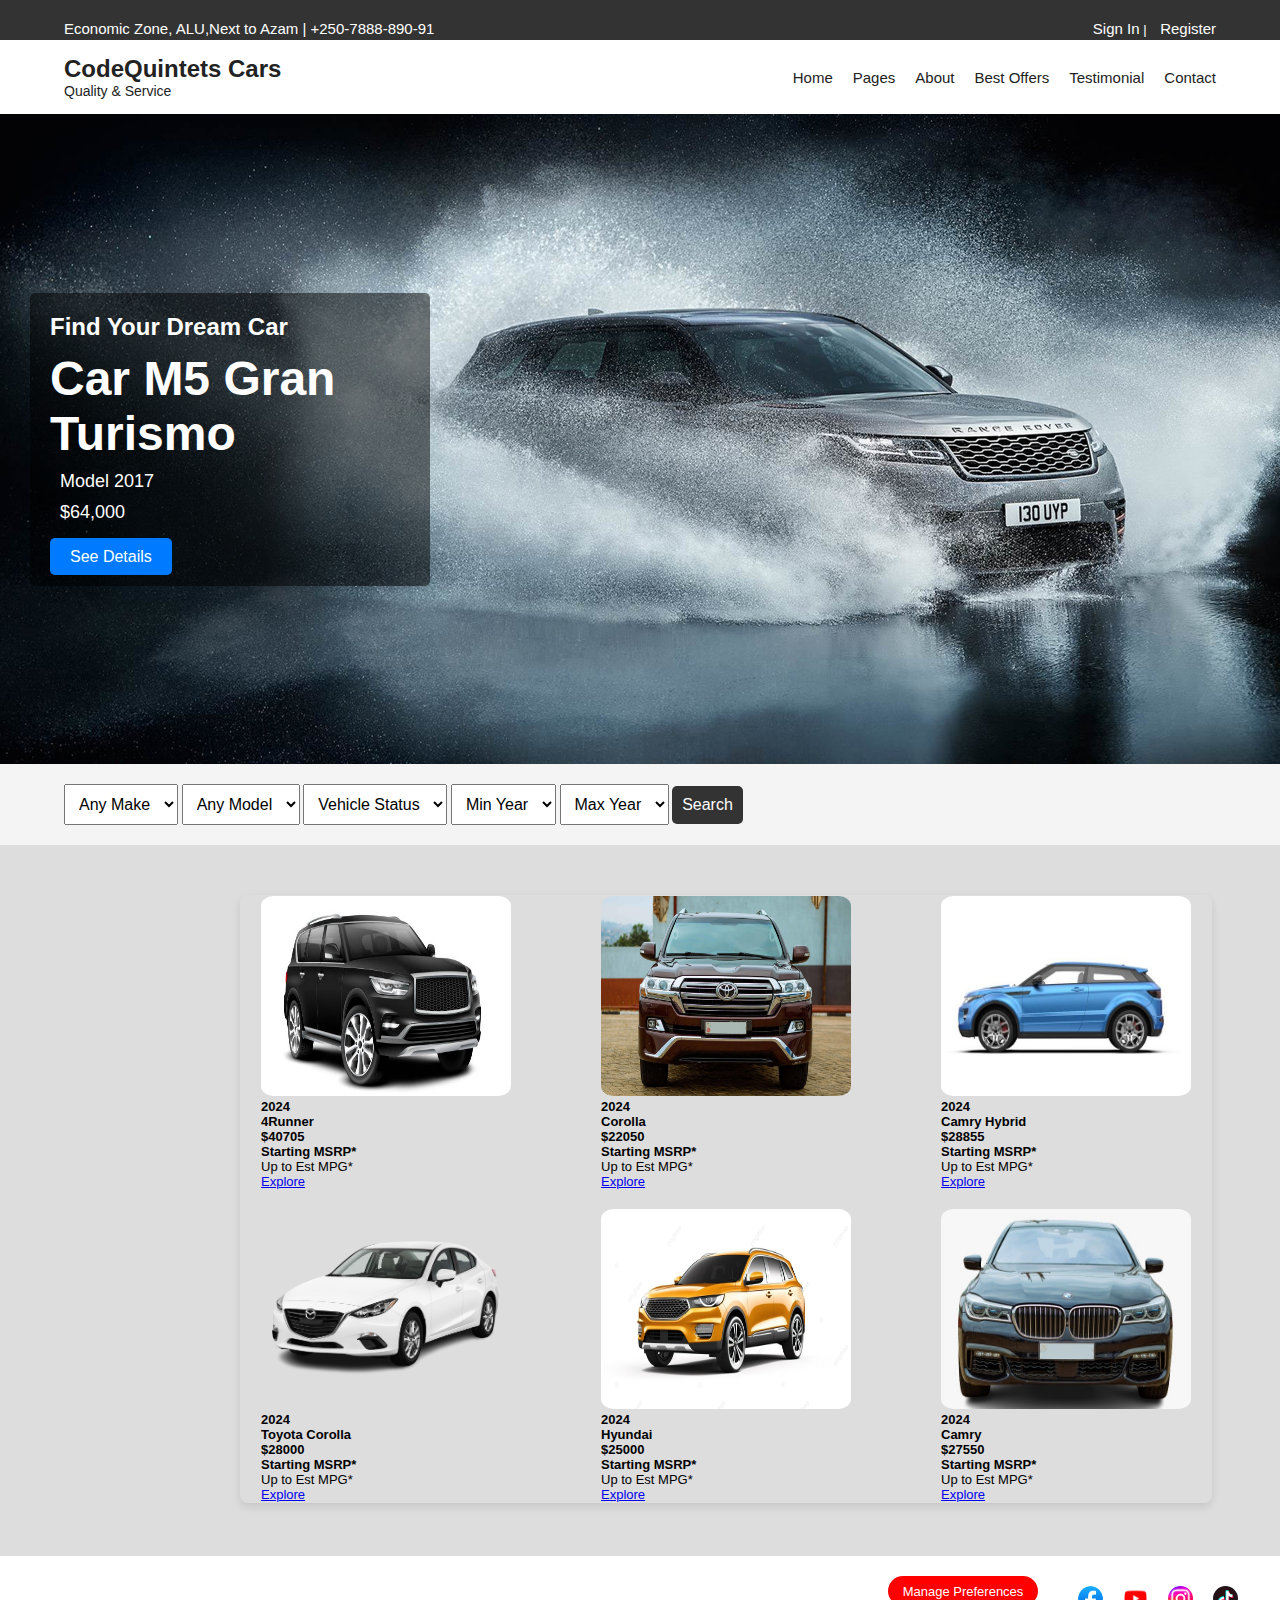
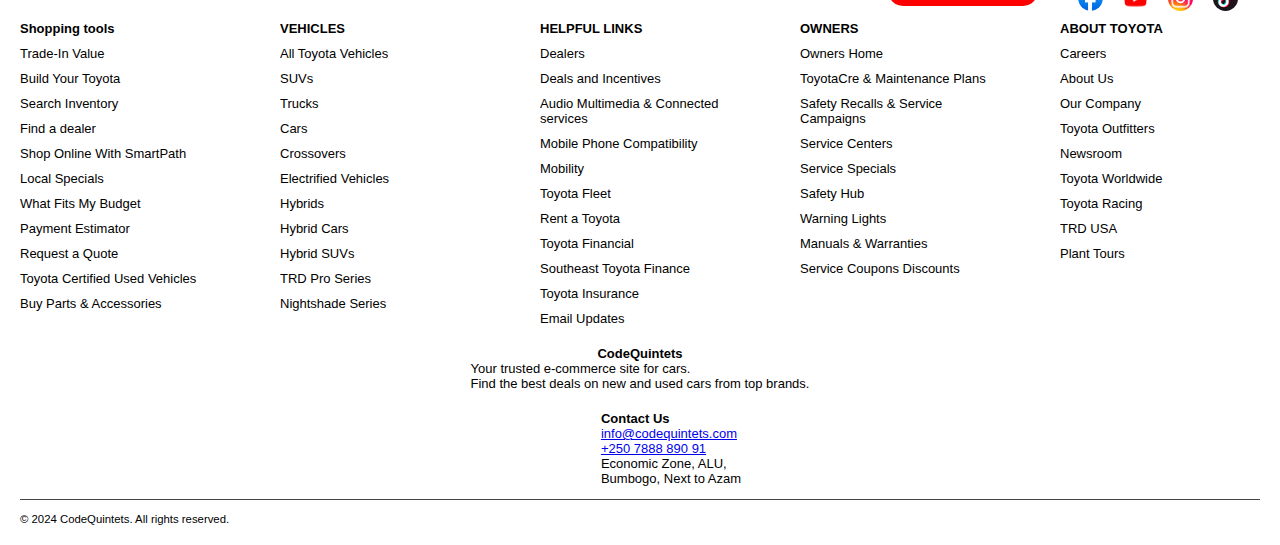
<file: index.html>
<!DOCTYPE html>
<html lang="en">
  <head>
    <meta charset="UTF-8" />
    <meta name="viewport" content="width=device-width, initial-scale=1.0" />
    <title>CodeQuintets Cars</title>
    
    <link rel="stylesheet" href="styles/carList.css" />
    <link rel="stylesheet" href="styles/footer.css" />
    <link rel="stylesheet" href="styles/header.css" />
  </head>
  <body>
    <!-- Header -->
    <header>
      <div class="top-bar">
        <div class="header__container">
          <div class="contact-info">
            <p>Economic Zone, ALU,Next to Azam | +250-7888-890-91</p>
          </div>
          <div class="auth-links">
            <a href="#">Sign In</a> | <a href="#">Register</a>
          </div>
        </div>
      </div>
      <nav class="navbar">
        <div class="header__container">
          <a class="navbar-brand" href="#">
            <h1>CodeQuintets Cars</h1>
            <p>Quality & Service</p>
          </a>
          <div class="navbar-links">
            <ul>
              <li><a href="#">Home</a></li>
              <li><a href="#">Pages</a></li>
              <li><a href="#">About</a></li>
              <li><a href="#">Best Offers</a></li>
              <li><a href="#">Testimonial</a></li>
              <li><a href="#">Contact</a></li>
            </ul>
          </div>
        </div>
      </nav>
    </header>
    <section class="hero">
      <div class="hero-content">
        <h2>Find Your Dream Car</h2>
        <h1>Car M5 Gran Turismo</h1>
        <p>Model 2017</p>
        <p>$64,000</p>
        <br />
        <a href="#" class="btn">See Details</a>
      </div>
    </section>
    <section class="search-bar">
      <div class="header__container">
        <form>
          <select>
            <option value="">Any Make</option>
          </select>
          <select>
            <option value="">Any Model</option>
          </select>
          <select>
            <option value="">Vehicle Status</option>
          </select>
          <select>
            <option value="">Min Year</option>
          </select>
          <select>
            <option value="">Max Year</option>
          </select>
          <button type="submit" class="btn-search">Search</button>
        </form>
      </div>
    </section>
    <!-- End of Header -->
    <!-- Cars List -->

    <div class="carList__container">
      <!-- Car Listings section -->
      <div class="car__container">
        <div class="list1">
          <div class="car-layout">
            <img src="./images/car-3.jpg" alt="car 1" class="images" />
            <h3>2024</h3>
            <h2>4Runner</h2>
            <h3>$40705</h3>
            <h4>Starting MSRP*</h4>
            <p>Up to Est MPG*</p>
            <a href="checkout.html?car=1" class="button">Explore</a>
          </div>

          <div class="car-layout">
            <img src="./images/car-8.jpg" alt="car 2" class="images" />
            <h3>2024</h3>
            <h2>Corolla</h2>
            <h3>$22050</h3>
            <h4>Starting MSRP*</h4>
            <p>Up to Est MPG*</p>
            <a href="checkout.html?car=2" class="button">Explore</a>
          </div>

          <div class="car-layout">
            <img src="./images/car-4.jpg" alt="car 3" class="images" />
            <h3>2024</h3>
            <h2>Camry Hybrid</h2>
            <h3>$28855</h3>
            <h4>Starting MSRP*</h4>
            <p>Up to Est MPG*</p>
            <a href="checkout.html?car=3" class="button">Explore</a>
          </div>
        </div>

        <div class="list2">
          <div class="car-layout">
            <img src="./images/car-1.png" alt="car 4" class="images" />
            <h3>2024</h3>
            <h2>Toyota Corolla</h2>
            <h3>$28000</h3>
            <h4>Starting MSRP*</h4>
            <p>Up to Est MPG*</p>
            <a href="checkout.html?car=4" class="button">Explore</a>
          </div>

          <div class="car-layout">
            <img src="./images/car-6.png" alt="car 5" class="images" />
            <h3>2024</h3>
            <h2>Hyundai</h2>
            <h3>$25000</h3>
            <h4>Starting MSRP*</h4>
            <p>Up to Est MPG*</p>
            <a href="checkout.html?car=5" class="button">Explore</a>
          </div>

          <div class="car-layout">
            <img src="./images/car-7.jpg" alt="car 6" class="images" />
            <h3>2024</h3>
            <h2>Camry</h2>
            <h3>$27550</h3>
            <h4>Starting MSRP*</h4>
            <p>Up to Est MPG*</p>
            <a href="checkout.html?car=6" class="button">Explore</a>
          </div>
        </div>
      </div>
    </div>
    <!-- End of Cars List -->
    <!-- Footer -->
    <div class="footer__container">
      <div class="social-icons">
        <button onclick="content">Manage Preferences</button>
        <img src="./footer-images/Facebook.png" alt="facebook" />
        <img src="./footer-images/youtube.png" alt="youtube" />

        <img src="./footer-images/instagram.png" alt="instagram" />
        <img src="./footer-images/tiktok.png" alt="tiktok" />
      </div>
      <!-- Footer section -->
      <section class="footer">
        <!--          social links-->

        <!--        Shopping Tools block-->
        <div class="shopping-tools">
          <h3><b>Shopping tools</b></h3>
          <ul>
            <li><a href="#">Trade-In Value</a></li>
            <li><a href="#">Build Your Toyota</a></li>
            <li><a href="#">Search Inventory</a></li>
            <li><a href="#">Find a dealer</a></li>
            <li><a href="#">Shop Online With SmartPath</a></li>
            <li><a href="#">Local Specials</a></li>
            <li><a href="#">What Fits My Budget</a></li>
            <li><a href="#">Payment Estimator</a></li>
            <li><a href="#">Request a Quote</a></li>
            <li><a href="#">Toyota Certified Used Vehicles</a></li>
            <li><a href="#">Buy Parts & Accessories</a></li>
          </ul>
        </div>
        <!--        Vehicles block-->
        <div class="vehicles">
          <h3><b>VEHICLES</b></h3>
          <ul>
            <li><a href="#">All Toyota Vehicles</a></li>
            <li><a href="#">SUVs</a></li>
            <li><a href="#">Trucks</a></li>
            <li><a href="#">Cars</a></li>
            <li><a href="#">Crossovers</a></li>
            <li><a href="#">Electrified Vehicles</a></li>
            <li><a href="#">Hybrids</a></li>
            <li><a href="#">Hybrid Cars</a></li>
            <li><a href="#">Hybrid SUVs</a></li>
            <li><a href="#">TRD Pro Series</a></li>
            <li><a href="#">Nightshade Series</a></li>
          </ul>
        </div>
        <!--        Helpful links block-->
        <div class="links">
          <h3><b>HELPFUL LINKS</b></h3>
          <ul>
            <li><a href="#">Dealers</a></li>
            <li><a href="#">Deals and Incentives</a></li>
            <li><a href="#">Audio Multimedia & Connected services</a></li>
            <li><a href="#">Mobile Phone Compatibility</a></li>
            <li><a href="#">Mobility</a></li>
            <li><a href="#">Toyota Fleet</a></li>
            <li><a href="#">Rent a Toyota</a></li>
            <li><a href="#">Toyota Financial</a></li>
            <li><a href="#">Southeast Toyota Finance</a></li>
            <li><a href="#">Toyota Insurance</a></li>
            <li><a href="#">Email Updates</a></li>
          </ul>
        </div>
        <!--        owners-->
        <div class="owners">
          <h3><b>OWNERS</b></h3>
          <ul>
            <li><a href="#">Owners Home</a></li>
            <li><a href="#">ToyotaCre & Maintenance Plans</a></li>
            <li><a href="#">Safety Recalls & Service Campaigns</a></li>
            <li><a href="#">Service Centers</a></li>
            <li><a href="#">Service Specials</a></li>
            <li><a href="#">Safety Hub</a></li>
            <li><a href="#">Warning Lights</a></li>
            <li><a href="#">Manuals & Warranties</a></li>
            <li><a href="#">Service Coupons Discounts</a></li>
          </ul>
        </div>
        <!--        About Toyota-->
        <div class="Toyota">
          <h3><b>ABOUT TOYOTA</b></h3>
          <ul>
            <li><a href="#">Careers</a></li>
            <li><a href="#">About Us</a></li>
            <li><a href="#">Our Company</a></li>
            <li><a href="#">Toyota Outfitters</a></li>
            <li><a href="#">Newsroom</a></li>
            <li><a href="#">Toyota Worldwide</a></li>
            <li><a href="#">Toyota Racing</a></li>
            <li><a href="#">TRD USA</a></li>
            <li><a href="#">Plant Tours</a></li>
          </ul>
        </div>
      </section>
      <section class="slogan">
        <h3>CodeQuintets</h3>
        <p>
          Your trusted e-commerce site for cars.<br />
          Find the best deals on new and used cars from top brands.
        </p>

        <div class="contacts">
          <h3>Contact Us</h3>
          <ul>
            <li>
              <a href="mailto:info@codequintets.com">info@codequintets.com</a>
            </li>
            <li><a href="tel:+250 788889091">+250 7888 890 91</a></li>
            <li>
              Economic Zone, ALU,<br />
              Bumbogo, Next to Azam
            </li>
          </ul>
        </div>
        <div class="footer-bottom">
          <p>&copy; 2024 CodeQuintets. All rights reserved.</p>
        </div>
      </section>
    </div>
    <!-- End of Footer -->
  </body>
</html>
</file>
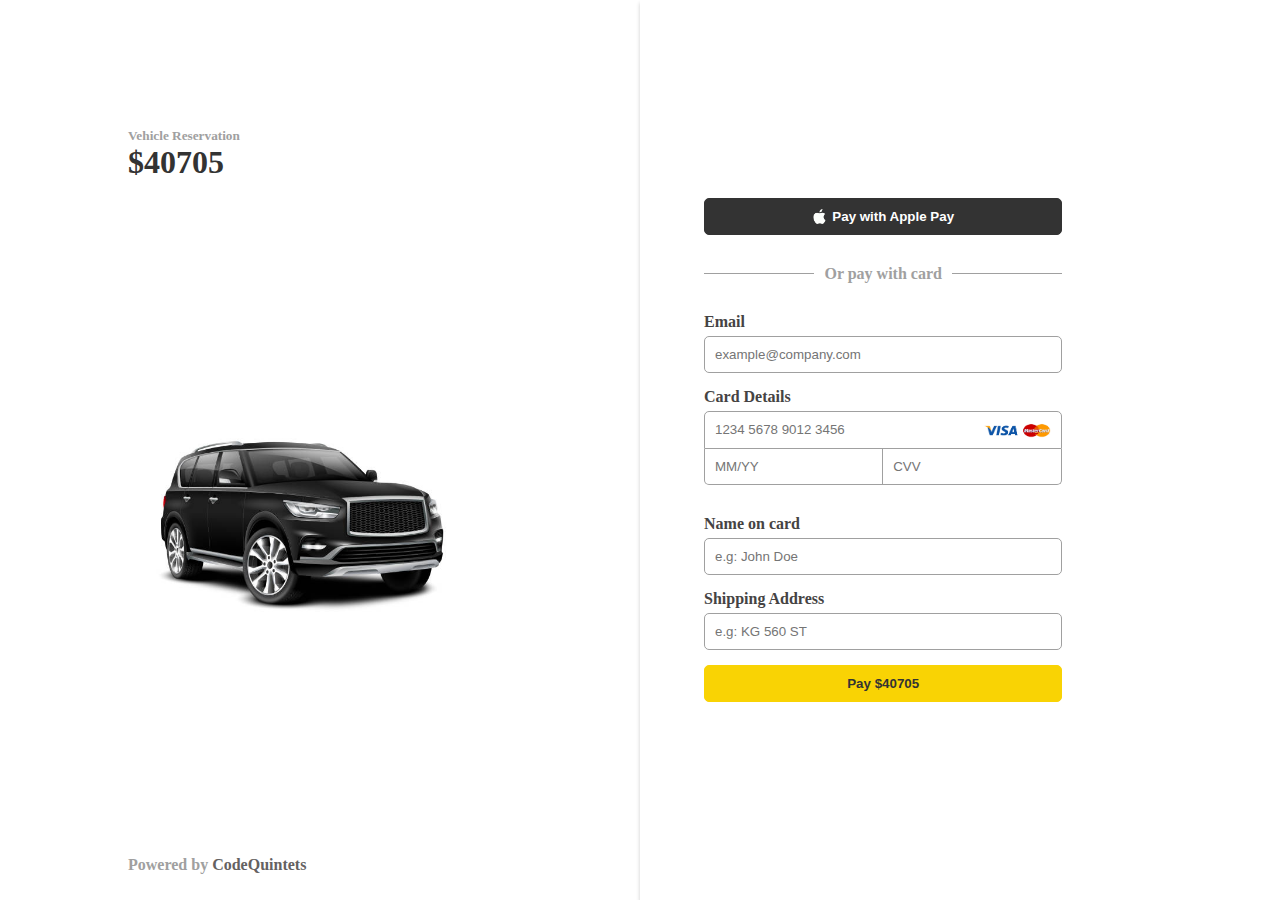
<file: checkout.html>
<!DOCTYPE html>
<html lang="en">
  <head>
    <meta charset="UTF-8" />
    <meta name="viewport" content="width=device-width, initial-scale=1.0" />
    <title>Car Checkout</title>
    <link rel="stylesheet" href="styles/checkout.css" />
  </head>
  <body>
    <div class="checkout__container">
      <!-- car container section -->
      <section class="car__container1">
        <div class="car__description">
          <h5>Vehicle Reservation</h5>
          <h2 id="carPrice">$960.50</h2>
        </div>
        <img src="images/car-1.png" alt="Car" id="carImage" />
        <div class="car__footer">
          <p>Powered by <span>CodeQuintets</span></p>
        </div>
      </section>

      <!-- Checkout form section -->
      <section class="checkoutForm__container">
        <div class="applePay__container">
          <button class="applePay__btn" id="applePayBtn">
            <img src="images/apple-white.png" alt="Apple Pay" />
            <span>Pay with Apple Pay</span>
          </button>
          <!-- OR PAY WITH CARD -->
          <div class="or__line__container">
            <div></div>
            <p>Or pay with card</p>
            <div></div>
          </div>
        </div>
        <form id="checkoutForm">
          <div class="form__group">
            <label for="email">Email</label>
            <input
              type="email"
              id="email"
              name="email"
              placeholder="example@company.com"
            />
          </div>
          <div class="form__group">
            <label for="card">Card Details</label>
            <div class="cardInput__container">
              <input
                type="text"
                id="card"
                name="card"
                placeholder="1234 5678 9012 3456"
              />
              <img src="images/visa-logo-png-2026.png" alt="Visa" />
            </div>
            <div class="form__row">
              <div class="form__group">
                <input type="text" id="exp" name="exp" placeholder="MM/YY" />
              </div>
              <div class="form__group">
                <input type="text" id="cvv" name="cvv" placeholder="CVV" />
              </div>
            </div>
          </div>
          <div class="form__group">
            <label for="name">Name on card</label>
            <input
              type="text"
              id="name"
              name="name"
              placeholder="e.g: John Doe"
            />
          </div>
          <div class="form__group">
            <label for="address">Shipping Address</label>
            <input
              type="text"
              id="address"
              name="address"
              placeholder="e.g: KG 560 ST"
            />
          </div>
          <p class="error__message" id="error-message"></p>
          <button type="submit" id="submitButton">Pay $960.50</button>
        </form>
      </section>
    </div>
    <script src="scripts/checkout.js"></script>
  </body>
</html>
</file>
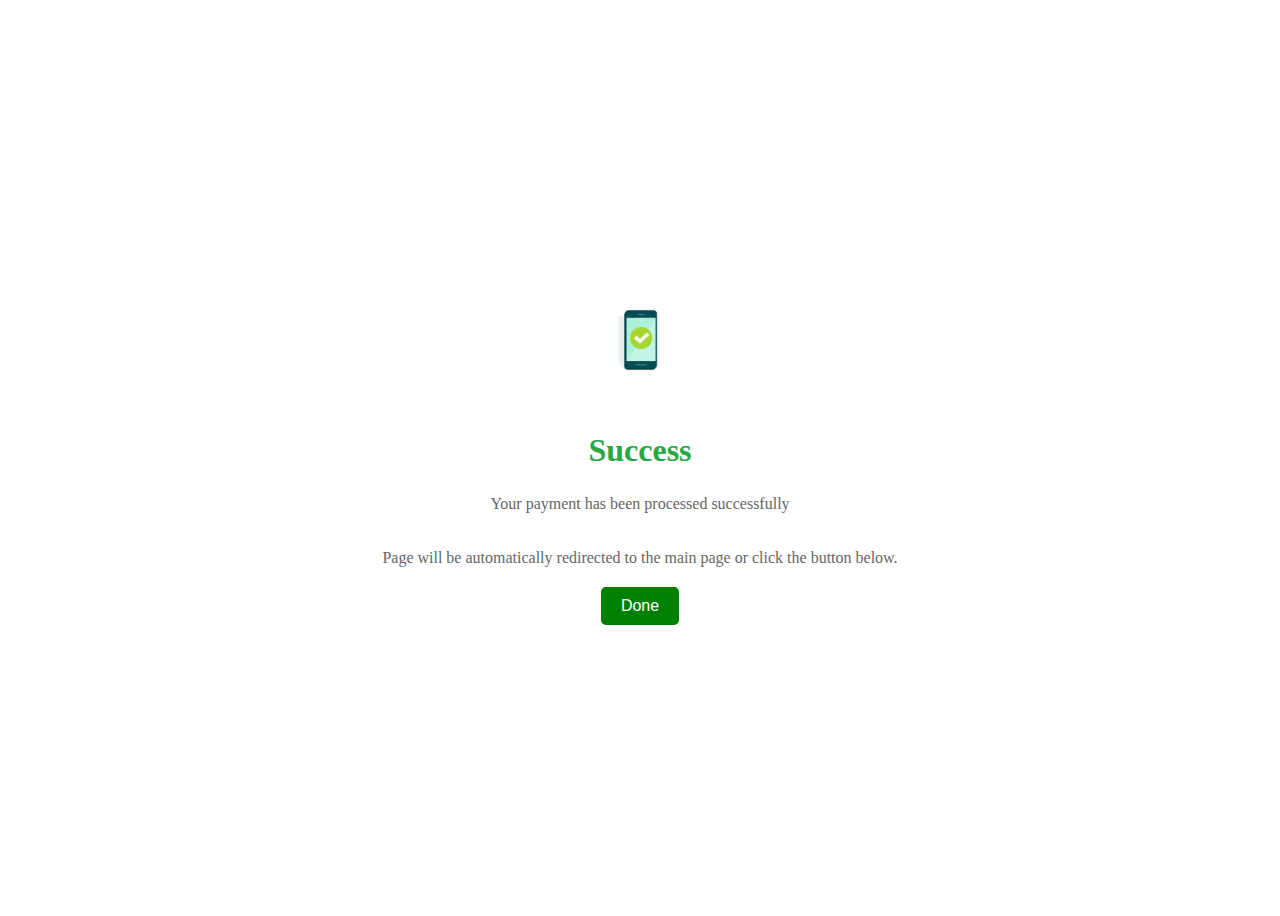
<file: success.html>
<!DOCTYPE html>
<html lang="en">
  <head>
    <meta charset="UTF-8" />
    <meta name="viewport" content="width=device-width, initial-scale=1.0" />
    <title>Payment Success</title>
    <link rel="stylesheet" href="styles/success.css" />
  </head>
  <body>
    <div class="container">
      <img class="successful-image" src="images/successful image.jpg" />
      <h1>Success</h1>
      <p>Your payment has been processed successfully</p>
      <p>
        Page will be automatically redirected to the main page or click the
        button below.
      </p>
      <button><a href="index.html">Done</a></button>
    </div>
  </body>
</html>
</file>
<file: styles/carList.css>
* {
  margin: 0;
  padding: 0;
  box-sizing: border-box;
}

.carList__container {
  background-color: #dddddd;
  padding-left: 240px;
  padding-top: 50px;
  padding-bottom: 50px;
}

.car__container {
  position: relative;
  display: inline-block;
  border: 1px solid #ddd;
  border-radius: 8px;
  box-shadow: 0 4px 8px rgba(0, 0, 0, 0.1);
  overflow: hidden;
}

.car-layout {
  margin-right: 20px;
  margin-left: 20px;
}
.list1 {
  display: flex;
  flex-direction: row;
  gap: 50px;
}

.list2 {
  display: flex;
  flex-direction: row;
  gap: 50px;
  margin-top: 20px;
}

button {
  color: red;
  background-color: transparent;
  border: none;
}

.images {
  width: 250px;
  height: 200px;
  border-radius: 5%;
}

.card {
  background-color: #fff;
  border: 1px solid #ddd;
  border-radius: 8px;
  box-shadow: 0 4px 8px rgba(0, 0, 0, 0.1);
  margin: 20px;
  overflow: hidden;
  width: 300px;
  transition: transform 0.2s;
}

a.button:hover {
  color: red;
}
</file>
<file: styles/footer.css>
* {
  margin: 0;
  padding: 0;
  box-sizing: border-box;
  font-size: small;
}
.footer__container {
  display: block;
  padding: 20px;
}
.social-icons {
  display: flex;
  flex-direction: row;
  padding-left: 70%;
  border-radius: 20px;
}
.social-icons img {
  padding: 10px;
  border-radius: 50%;
  height: 45px;
}
.social-icons button {
  margin-right: 30px;
  background-color: red;
  width: 150px;
  border: none;
  color: white;
  border-radius: 60px;
  height: 30px;
}
/*footer block*/
.footer {
  display: flex;
  justify-content: space-between;
  flex-direction: row;
}
.footer ul li a {
  color: inherit;
  text-decoration: none;
}
.footer ul li {
  padding-top: 10px;
}
.footer ul {
  list-style-type: none;
  justify-content: space-around;
  width: 200px;
}
.slogan {
  display: flex;
  flex-direction: column;
  align-items: center;
  margin-top: 20px;
}
.footer-bottom {
  margin-top: 1rem;
  border-top: 1px solid #444;
  padding-top: 1rem;
  width: 100%;
}
.footer-bottom p {
  margin: 0;
  font-size: 0.875rem;
}

/*contacts block*/
.contacts {
  display: flex;
  flex-direction: column;
  align-content: center;
  margin-left: 5%;
  padding-top: 20px;
}
.contacts ul {
  list-style-type: none;
}
</file>
<file: styles/header.css>
body {
  font-family: Arial, sans-serif;
  margin: 0;
  padding: 0;
}

.header__container {
  width: 90%;
  max-width: 1200px;
  margin: 0 auto;
}

.top-bar {
  background: #333;
  color: #fff;
  padding: 20px 0;
  text-align: center;
  min-height: 20px;
}

.top-bar .contact-info,
.top-bar .auth-links {
  display: inline-block;
  margin: 0;
}

.top-bar .contact-info {
  float: left;
}
.top-bar .contact-info p{
  margin: 0;
  font-size: 15px;
}

.top-bar .auth-links {
  float: right;
}

.top-bar .auth-links a {
  color: #fff;
  margin-left: 10px;
  text-decoration: none;
  font-size: 15px;
}

.navbar {
  background:#fff;
  color: #222;
  padding: 15px 0;
}

.navbar .header__container {
  display: flex;
  justify-content: space-between;
  align-items: center;
}
.navbar-brand{
 text-decoration: none;
 color: #222;

}
.navbar-brand h1 {
  margin: 0;
  font-size: 24px;
}

.navbar-brand p {
  margin: 0;
  font-size: 14px;
}

.navbar-links ul {
  list-style: none;
  margin: 0;
  padding: 0;
  display: flex;
}

.navbar-links ul li {
  margin-left: 20px;
  
}

.navbar-links ul li a {
  color: #222;
  text-decoration: none;
  font-size: 15px;
}

.hero {
  background: url('../images/slide04.jpg') no-repeat center center/cover;
  height: 650px;
  display: flex;
  align-items: center;
  color: #fff;
  padding: 0 30px;
}

.hero-content {
  background: rgba(0, 0, 0, 0.5);
  padding: 20px;
  border-radius: 5px;
  max-width: 400px;
}

.hero h2 {
  margin: 0;
  font-size: 24px;
}

.hero h1 {
  margin: 10px 0;
  font-size: 48px;
}

.hero p {
  margin: 10px 10px;
  font-size: 18px;
}

.hero .btn {

  padding: 10px 20px;
  font-size: 16px;
  color: #fff;
  background: #007bff;
  border: none;
  cursor: pointer;
  border-radius: 5px;
  text-decoration: none;
}

.search-bar {
  background: #f4f4f4;
  padding: 20px 0;
}

.search-bar .header__container {
  display: flex;
  justify-content: space-between;
}

.search-bar select,
.search-bar .btn-search {
  padding: 10px;
  font-size: 16px;
}

.search-bar .btn-search {
  background: #333;
  color: #fff;
  border: none;
  cursor: pointer;
  border-radius: 5px;
}

@media (max-width: 768px) {
  .top-bar .contact-info,
  .top-bar .auth-links {
      float: none;
      display: block;
      text-align: center;
  }

  .navbar .header__container {
      flex-direction: column;
  }

  .navbar-links ul {
      flex-direction: column;
  }

  .navbar-links ul li {
      margin-left: 0;
      margin-bottom: 10px;
  }

  .hero h1 {
      font-size: 36px;
  }

  .hero h2,
  .hero p,
  .hero .btn {
      font-size: 16px;
  }

  .search-bar .header__container {
      flex-direction: column;
      align-items: flex-start;
  }

  .search-bar select,
  .search-bar .btn-search {
      width: 100%;
      margin-bottom: 10px;
  }
}
</file>
<file: styles/checkout.css>
* {
  margin: 0;
  padding: 0;
  box-sizing: border-box;
}

.checkout__container {
  display: flex;
  flex-direction: row;
  justify-content: space-between;
  min-height: 100vh;
}

.car__container1 {
  width: 50%;
  padding-left: 20%;
}

.checkoutForm__container {
  width: 50%;
  box-shadow: 0 3px 4px rgb(0 0 0 / 0.2);
  padding-left: 4rem;
  display: flex;
  flex-direction: column;
  justify-content: center;
}

/* Car Container section */

.car__container1 {
  padding-top: 10%;
  padding-left: 10%;
  display: flex;
  flex-direction: column;
  justify-content: space-between;
  align-items: flex-start;
}

.car__container1 .car__description > h5 {
  color: #a0a0a0;
  font-weight: bold;
}

.car__container1 .car__description > h2 {
  color: #333;
  font-weight: bolder;
  font-size: 2rem;
}

.car__container1 > img {
  width: 70%;
}

.car__footer {
  display: flex;
  justify-content: space-between;
  align-items: center;
  width: 100%;
  padding-bottom: 5%;
}

.car__footer > p {
  color: #a0a0a0;
  font-weight: bold;
}

.car__footer > p > span {
  color: #646161;
  font-weight: bold;
}

/* Checkout form section */
.applePay__container {
  width: 70%;
}

.or__line__container {
  display: flex;
  justify-content: center;
  align-items: center;
  margin: 30px 0;
}

.or__line__container > div {
  flex: 1;
  height: 1px;
  background-color: #a0a0a0;
}

.or__line__container > p {
  color: #a0a0a0;
  font-weight: bold;
  margin: 0 10px;
}

.applePay__btn {
  width: 100%;
  padding: 10px;
  border: 1px solid #333;
  border-radius: 5px;
  background-color: #333;
  color: #fff;
  font-weight: bold;
  cursor: pointer;
  display: flex;
  justify-content: center;
  align-items: center;
}

.applePay__btn img {
  height: 15px;
  width: 15px;
  object-fit: contain;
  margin-right: 5px;
}

.checkoutForm__container {
  padding-top: 5%;
  padding-bottom: 5%;
  padding-right: 5%;
}

.checkout__container form {
  display: flex;
  flex-direction: column;
  justify-content: space-between;
  align-items: flex-start;
  width: 70%;
}

.checkoutForm__container .form__row {
  display: flex;
  justify-content: space-between;
  width: 100%;
}

.checkoutForm__container .form__row .form__group {
  width: 50%;
}

.checkoutForm__container form .form__group {
  width: 100%;
  margin-bottom: 15px;
  display: flex;
  flex-direction: column;
}

.checkoutForm__container form .form__group label {
  color: #454343;
  font-weight: bold;
  margin-bottom: 5px;
}

.checkoutForm__container form .form__group input {
  padding: 10px;
  border: 1px solid #a0a0a0;
  border-radius: 5px;
  width: 100%;
  outline: none;
  color: #333;
  font-weight: 500;
}

.cardInput__container {
  display: flex;
  justify-content: space-between;
  border: 1px solid #a0a0a0;
  border-radius: 0px;
  border-top-left-radius: 5px;
  border-top-right-radius: 5px;
  padding: 10px;
  width: 100%;
}

.checkoutForm__container .form__row .form__group input {
  border-radius: 0px;
  border-top: none;
}

.checkoutForm__container .form__group .form__group:first-child input {
  border-bottom-left-radius: 5px;
}

.checkoutForm__container .form__group .form__group:last-child input {
  border-bottom-right-radius: 5px;
  border-left: none;
}

.cardInput__container input {
  width: 80%;
  border: none !important;
  outline: none;
  padding: 0 !important;
}

.cardInput__container img {
  width: 20%;
  object-fit: contain;
}

.checkoutForm__container form button {
  padding: 10px;
  border: 1px solid #f9d304;
  border-radius: 5px;
  width: 100%;
  background-color: #f9d304;
  color: #333;
  font-weight: bold;
  cursor: pointer;
}

p.error__message {
  color: #ff4d4d;
  background-color: #ffe6e6;
  border: 1px solid #ff4d4d;
  padding: 10px 15px;
  border-radius: 5px;
  font-weight: bold;
  text-align: center;
  margin: 20px 0;
  box-shadow: 0 2px 5px rgba(0, 0, 0, 0.1); /* Slight shadow for depth */
}

p.error__message:empty {
  display: none;
}

@media screen and (max-width: 768px) {
  .checkout__container {
    flex-direction: column;
    justify-content: flex-start;
  }

  .car__container1 {
    width: 100%;
    flex-direction: column-reverse;
  }

  .checkoutForm__container {
    width: 100%;
    padding-left: 0;
  }

  .car__container1 > img {
    width: 100%;
  }

  .checkoutForm__container form {
    width: 100%;
    padding: 0 2rem;
  }

  .applePay__container {
    width: 100%;
    padding: 0 2rem;
  }
}
</file>
<file: styles/success.css>
.container img {

  width: 100px;
  margin-bottom: 20px;
}
.container h1 {
  color: #28a745;
  margin-bottom: 10px;
}
.container p {
  color: #666;
  margin-bottom: 20px;
}
.container button {
  background-color: green;
  border: none;
  padding: 10px 20px;
  font-size: 16px;
  border-radius: 5px;
  cursor: pointer;
}
.container button:hover {
  background-color: green;
}

.container {
  min-height: 100vh;
display: flex;
flex-direction: column;
align-items: center;
justify-content: center;
}

.container button a {
color: white;
text-decoration: none;
}
</file>
